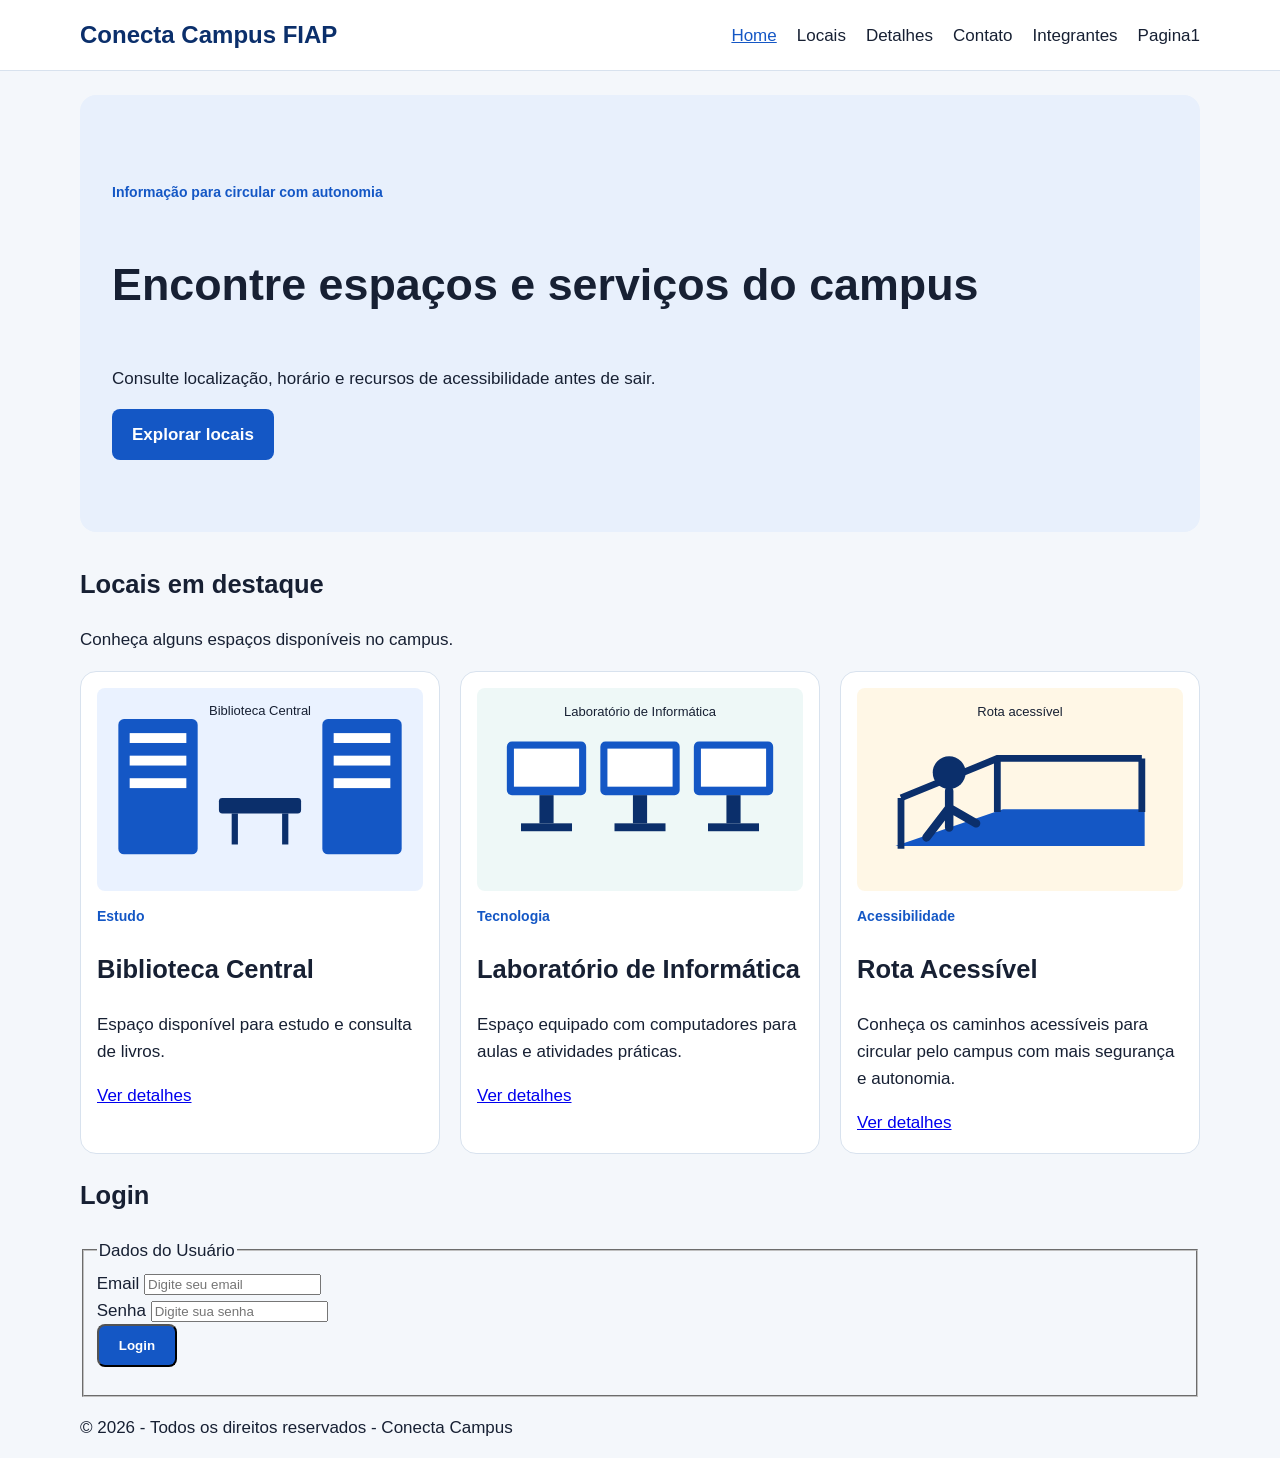
<file: index.html>
<!DOCTYPE html>
<section lang="pt-br">

<head>
    <meta charset="UTF-8">
    <meta name="viewport" content="width=device-width, initial-scale=1.0">
    <title>Conecta Campus</title>
    <link rel="stylesheet" href="./css/style.css">
    <link rel="stylesheet" href="css/break-points.css">
    <script src="./js/script.js" defer></script>

    
</head>

    <header class="cabecalho">
        <div class="container cabecalho-conteudo">

        <a class="marca" href="index.html">Conecta Campus FIAP</a>
        <button 
        class="botao-menu"
        id="botao-menu"
        type="button"
        aria-expanded="false"
        aria-controls="menu-principal"
        >
        <span>Menu</span> 
        <span class="icone-menu" aria-hideen="true">☰</span>
    </button>
        <nav 
        id="menu-principal"
        class="navegacao-principal"
        aria-label="Navegação principal"
        >
    <ul class="menu">
        <li><a aria-current="page" href="./index.html">Home</a></li>
        <li><a href="./locais.html">Locais</a></li>
        <li><a href="./detalhes.html">Detalhes</a></li>
        <li><a href="./contato.html">Contato</a></li>
        <li><a href="./integrantes.html">Integrantes</a></li>
        <li><a href="./páginas/pagina1.html">Pagina1</a></li>
    </ul>
</nav>
</div>
</header>
    <main class="container">
        <section class="hero" aria-labelledby="titulo-principal">
    <p class="etiqueta">Informação para circular com autonomia</p>

    <h1 id="titulo-principal">
        Encontre espaços e serviços do campus
    </h1>

    <p>Consulte localização, horário e recursos de acessibilidade antes de sair.</p>

    <a class="botao" href="locais.html">Explorar locais</a>
</section>
        <section>
            <h2>Locais em destaque</h2>
            <p>Conheça alguns espaços disponíveis no campus.</p>
        </section>

        <div class="grade-locais">

        <article class="cartao">
            <img src="./img/biblioteca.svg" alt="Interior da Biblioteca Central com mesas de estudo e estantes de livros">
            <p class="etiqueta">Estudo</p>
            <h2>Biblioteca Central</h2>
            <p>Espaço disponível para estudo e consulta de livros.</p>
            <a href="./detalhes.html">Ver detalhes</a>
        </article>

        <article class="cartao">
            <img src="./img/laboratorio.svg" alt="Laboratório de informática com computadores e mesas de estudo">
            <p class="etiqueta">Tecnologia</p>
            <h2>Laboratório de Informática</h2>
            <p>Espaço equipado com computadores para aulas e atividades práticas.</p>
            <a href="./detalhes.html">Ver detalhes</a>
        </article>
        
        <article class="cartao">
            <img src="./img/rota-acessivel.svg" alt="Entrada do campus com rampa de acesso e corrimãos">
            <p class="etiqueta">Acessibilidade</p>
            <h2>Rota Acessível</h2>

    <p>Conheça os caminhos acessíveis para circular pelo campus com mais segurança e autonomia.</p>
    <a href="./detalhes.html">Ver detalhes</a>
</article>

    </div>

    <section class="login">
    <h2>Login</h2>

    <form id="formulario-login" novalidate>
        <fieldset>
            <legend>Dados do Usuário</legend>

            <div class="campo-formulario">
                <label for="login-email">Email</label>
                <input type="email" id="login-email" name="email"
                       autocomplete="email" required
                       placeholder="Digite seu email">
                <small class="mensagem-erro" id="erro-login-email"></small>
            </div>

    <div class="campo-formulario">
        <label for="login-senha">Senha</label>
        <input type="password" id="login-senha" name="senha"
        autocomplete="current-password" required
        placeholder="Digite sua senha">
        <small class="mensagem-erro" id="mensagem-erro-senha"></small>
    </div>

    <button class="botao" type="submit" id="btnLogin">Login</button>

    <p id="mensagem-login" class="mensagem-status"
    role="status" aria-live="polite"></p>
</fieldset>
</form>
</section>


    </main>

    <footer class="rodape">
    <div class="container">
        <p>&copy; <span data-ano-atual>2026</span> - Todos os direitos reservados - Conecta Campus</p>
    </div>
    
</footer>

</body>
</html>
</file>
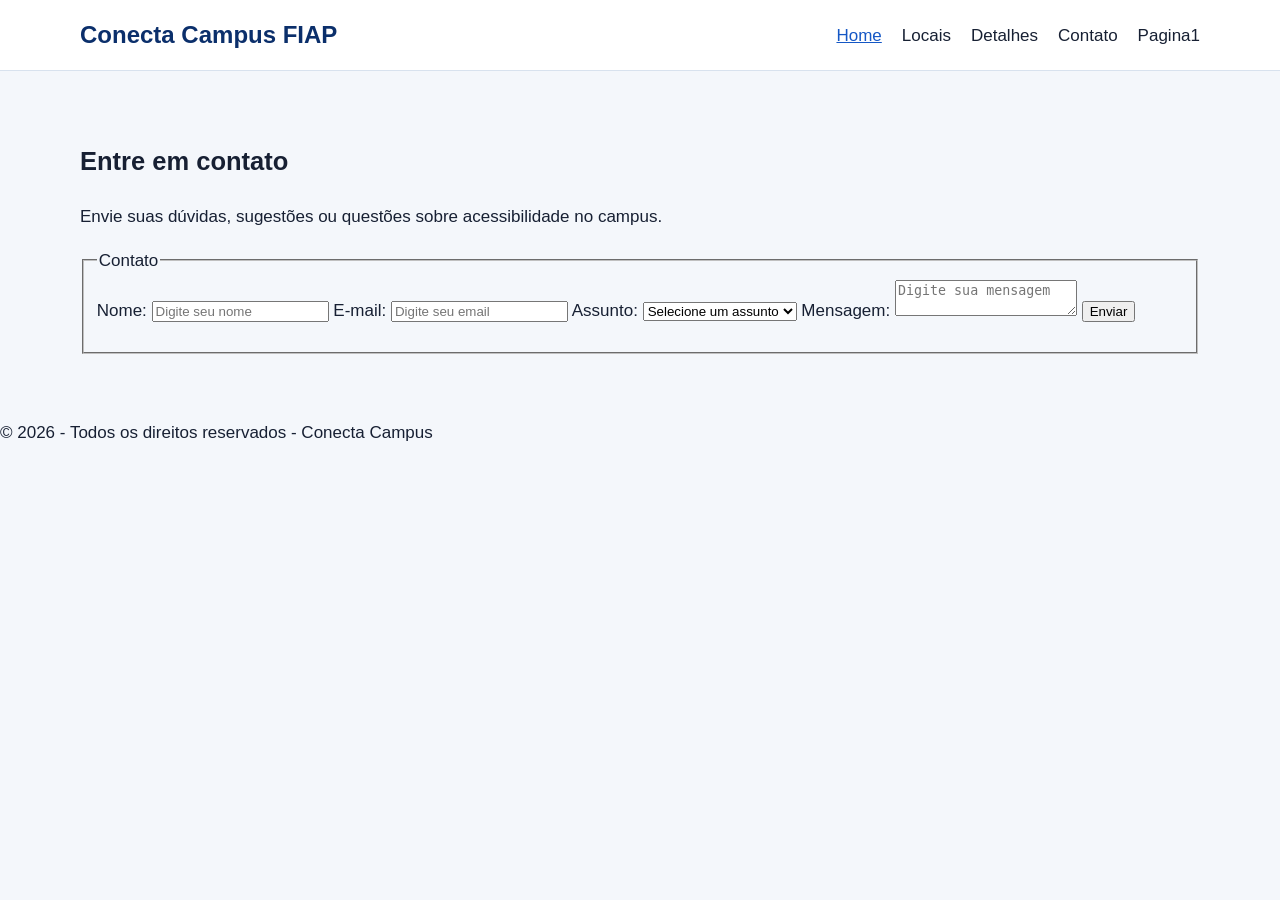
<file: contato.html>
<!DOCTYPE html>
<html lang="pt-br">

<head>
    <meta charset="UTF-8">
    <meta name="viewport" content="width=device-width, initial-scale=1.0">
    <title>Contato | Conecta Campus FIAP</title>
    <link rel="stylesheet" href="./css/style.css">
    <link rel="stylesheet" href="css/break-points.css">
    <script src="./js/script.js" defer></script>

    
</head>

<body>
    <header class="cabecalho">
        <div class="container cabecalho-conteudo">

        <a class="marca" href="index.html">Conecta Campus FIAP</a>
        <button 
        class="botao-menu"
        id="botao-menu"
        type="button"
        aria-expanded="false"
        aria-controls="menu-principal"
        >
        <span>Menu</span> 
        <span class="icone-menu" aria-hideen="true">☰</span>
    </button>
        <nav 
        id="menu-principal"
        class="navegacao-principal"
        aria-label="Navegação principal"
        >
    <ul class="menu">
        <li><a aria-current="page" href="./index.html">Home</a></li>
        <li><a href="./locais.html">Locais</a></li>
        <li><a href="./detalhes.html">Detalhes</a></li>
        <li><a href="./contato.html">Contato</a></li>
        <li><a href="./páginas/pagina1.html">Pagina1</a></li>
    </ul>
</nav>
</div>
</header>
    <main class="container">
    <section class="secao">
        <h1>Entre em contato</h1>
        <p>Envie suas dúvidas, sugestões ou questões sobre acessibilidade no campus.</p>

        <form id="formulario-contato">

                <fieldset>
                    <legend>Contato</legend>
                    <label for="nome">Nome:</label>
                    <input type="text" id="nome" name="nome" placeholder="Digite seu nome">
                    <small id="erro-nome" class="mensagem-erro"></small>

                    
                
                    <label for="email">E-mail:</label>
                    <input type="email" id="email" name="email" placeholder="Digite seu email">
                    <small id="erro-email" class="mensagem-erro"></small>
                    <label for="assunto">Assunto:</label>
                    <select id="assunto" name="assunto">
                        <option value="">Selecione um assunto</option>
                        <option value="duvida">Dúvida</option>
                        <option value="sugestao">Sugestão</option>
                        <option value="acessibilidade">Acessibilidade</option>
                    </select>
                    <small id="erro-assunto" class="mensagem-erro"></small>
    
                    <label for="mensagem">Mensagem:</label>
                    <textarea id="mensagem" name="mensagem" placeholder="Digite sua mensagem"></textarea>
                    <small id="erro-mensagem" class="mensagem-erro"></small>
                    <input type="submit" name="enviar" value="Enviar">
                    <p id="mensagem-status" class="mensagem-status" role="status"></p>
                </fieldset>
            </form>


    </section>
</main>

    <footer>
        <div>
            
                
        </div>
        <p>&copy; <span data-ano-atual>2026</span> - Todos os direitos reservados - Conecta Campus</p>
    </footer>
</body>

</html>
</file>
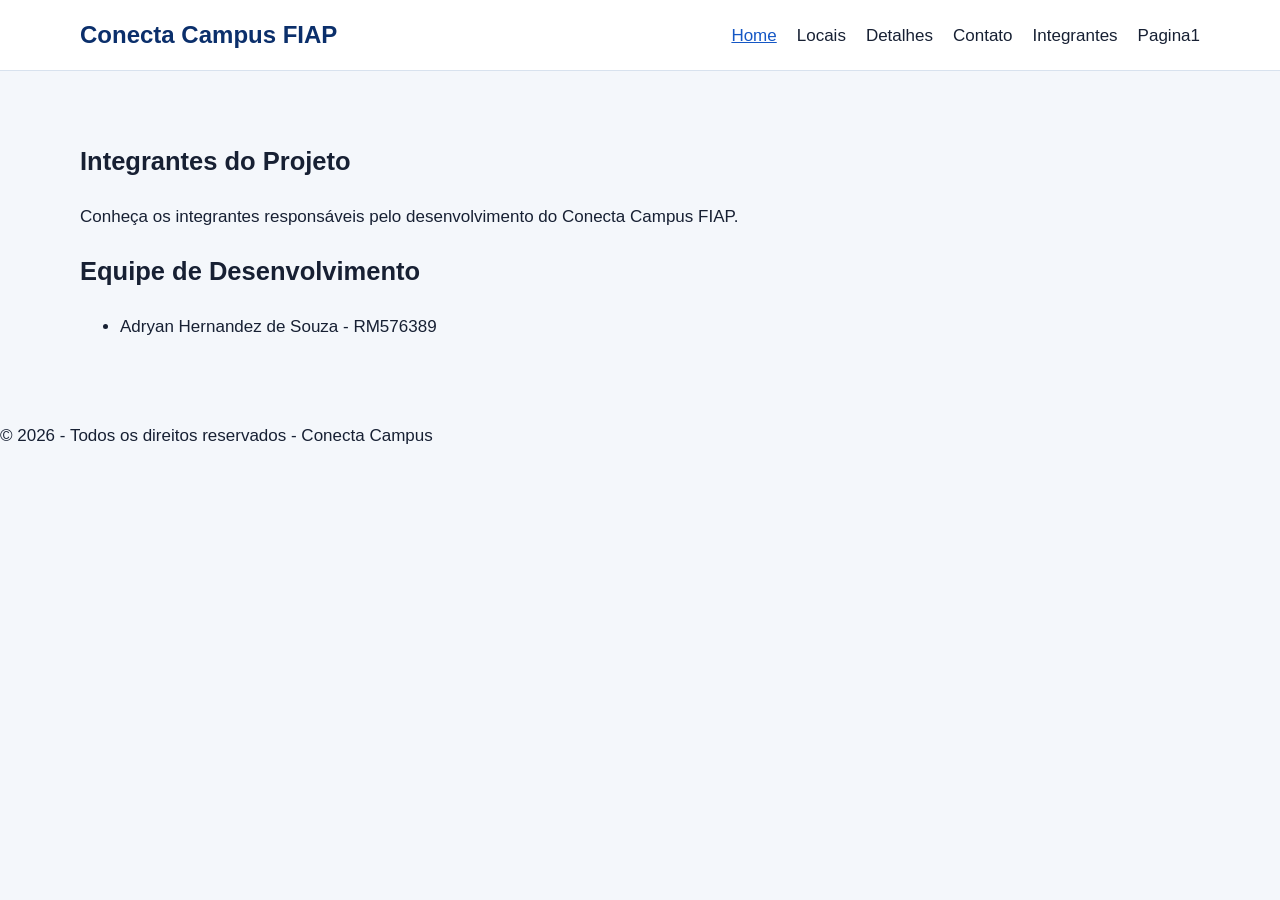
<file: integrantes.html>
<!DOCTYPE html>
<html lang="pt-br">

<head>
    <meta charset="UTF-8">
    <meta name="viewport" content="width=device-width, initial-scale=1.0">
    <title>Integrantes | Conecta Campus FIAP</title>
    <link rel="stylesheet" href="./css/style.css">
    <link rel="stylesheet" href="css/break-points.css">
    <script src="./js/script.js" defer></script>

    
</head>

<body>
    <header class="cabecalho">
        <div class="container cabecalho-conteudo">

        <a class="marca" href="index.html">Conecta Campus FIAP</a>
        <button 
        class="botao-menu"
        id="botao-menu"
        type="button"
        aria-expanded="false"
        aria-controls="menu-principal"
        >
        <span>Menu</span> 
        <span class="icone-menu" aria-hideen="true">☰</span>
    </button>
        <nav 
        id="menu-principal"
        class="navegacao-principal"
        aria-label="Navegação principal"
        >
    <ul class="menu">
        <li><a aria-current="page" href="./index.html">Home</a></li>
        <li><a href="./locais.html">Locais</a></li>
        <li><a href="./detalhes.html">Detalhes</a></li>
        <li><a href="./contato.html">Contato</a></li>
        <li><a href="integrantes.html">Integrantes</a></li>
        <li><a href="./páginas/pagina1.html">Pagina1</a></li>
    </ul>
</nav>
</div>
</header>
    <main class="container">
    <section class="secao">
       <h1>Integrantes do Projeto</h1>
       <p>Conheça os integrantes responsáveis pelo desenvolvimento do Conecta Campus FIAP.</p>
       <h2>Equipe de Desenvolvimento</h2>

<ul>
    <li>Adryan Hernandez de Souza - RM576389</li>
</ul>

        


    </section>
</main>

    <footer>
        <div>
            
                
        </div>
        <p>&copy; <span data-ano-atual>2026</span> - Todos os direitos reservados - Conecta Campus</p>
    </footer>
</body>

</html>
</file>
<file: css/style.css>
:root {
    --cor-fundo: #f4f7fb;
    --cor-superficie: #ffffff;
    --cor-texto: #172033;
    --cor-primaria: #1457c5;
    --cor-primaria-escura: #0b2f6b;
    --cor-destaque: #00a7b5;
    --cor-borda: #d8e2ee;
    --largura-conteudo: 70rem;
}

* {
    box-sizing: border-box;
}




body {
    margin: 0;
    background-color: var(--cor-fundo);
    color: var(--cor-texto);
    font-family: Arial, Helvetica, sans-serif;
    line-height: 1.6;
}




img { 
    display: block;
    max-width: 100%;
    height: auto;
}

.container {
    width: 92%;
    max-width: 70rem;
    margin-left: auto;
    margin-right: auto;
}




.menu {
    display: flex;
    flex-wrap: wrap;
    gap: 0.75rem 1.25rem;
    margin: 0;
    padding: 0;
    list-style: none;
}

.menu a {
    color: var(--cor-texto, #172033);
    text-decoration: none;
}


.menu a[aria-current="page"] {
    color: var(--cor-primaria);
    text-decoration: underline;
}

a:focus-visible,
button:focus-visible {
    outline: 0.2rem solid #f2b705;
    outline-offset: 0.2rem;
}


.grade-locais {
    display: grid;
    grid-template-columns: 1fr;
    gap: 1.25rem;
}


.cartao {
    overflow: hidden;
    border: 0.0625rem solid var(--cor-borda);
    border-radius: 1rem;
    background: var(--cor-superficie);
    padding: 1rem;
}

.cartao img{
    width: 100%;
    aspect-ratio: 16 / 10;
    object-fit: cover;
    border-radius: 0.5rem;
}



.botao-menu {
    display: inline-block;
    border: 0.0625rem solid #d8e2ee;
    border-radius: 0.4rem;
    padding: 0.55rem 0.7rem;
    background: #ffffff;
    font: inherit;
    font-weight: 700;
    cursor: pointer;
    white-space: nowrap;
}

.navegacao-principal {
    display: none;
    margin-top: 0.75rem;
}

.navegacao-principal.menu-aberto {
    display: block;
}

.cabecalho {
    background-color: var(--cor-superficie);
    border-bottom: 0.0625rem solid var(--cor-borda);
    padding: 1rem 0;
}


.cabecalho-conteudo {
    display: flex;
    align-items: center;
    justify-content: space-between;
    gap: 1rem;
}

.marca {
    color: var(--cor-primaria-escura);
    font-size: 1.5rem;
    font-weight: 700;
    text-decoration: none;
}

.hero {
    background-color: #e8f0fc;
    padding: 2rem;
    border-radius: 1rem;
    margin-top: 1.5rem;
    margin-bottom: 2rem;
}

.botao {
    display: inline-block;
    background-color: var(--cor-primaria);
    color: #ffffff;
    padding: 0.75rem 1.25rem;
    border-radius: 0.5rem;
    text-decoration: none;
    font-weight: 700;
}

.mensagem-erro {
    color: #d32f2f;
    font-size: 0.875rem;
}

.mensagem-status.erro {
    color: #b42318;
}

.mensagem-status.sucesso {
    color: #067647;
}

.campo-invalido {
    border-color: #b42318;
}

.etiqueta {
    color: var(--cor-primaria, #2563eb);
    font-size: 0.875rem;
    font-weight: 600;
    margin-bottom: 0.5rem;
}
</file>
<file: css/break-points.css>
@media (min-width: 48rem) {
    .grade-locais {
        grid-template-columns: repeat(3, 1fr);
    }

    .botao-menu {
    display: none;
    }

.navegacao-principal {
    display: block;
    margin-top: 0;
    }

    .hero {
        padding-top: 4.5rem;
        padding-bottom: 4.5rem;
    }

    .hero h1 {
        font-size: 2.8rem;
    }
}


@media (max-width: 480px) {
    .marca {
        font-size: 1.1rem;
    }
}

@media (max-width: 480px) {
    fieldset input,
    fieldset textarea {
        max-width: 100%;
        box-sizing: border-box;
    }
}

@media (max-width: 480px) {
    fieldset {
        display: flex;
        flex-direction: column;
        gap: 0.75rem;
    }
}

@media (min-width: 70rem) {
    body {
        font-size: 1.0625rem;
    }

    .secao {
        padding-top: 3rem;
        padding-bottom: 3rem;
    }
}
</file>
